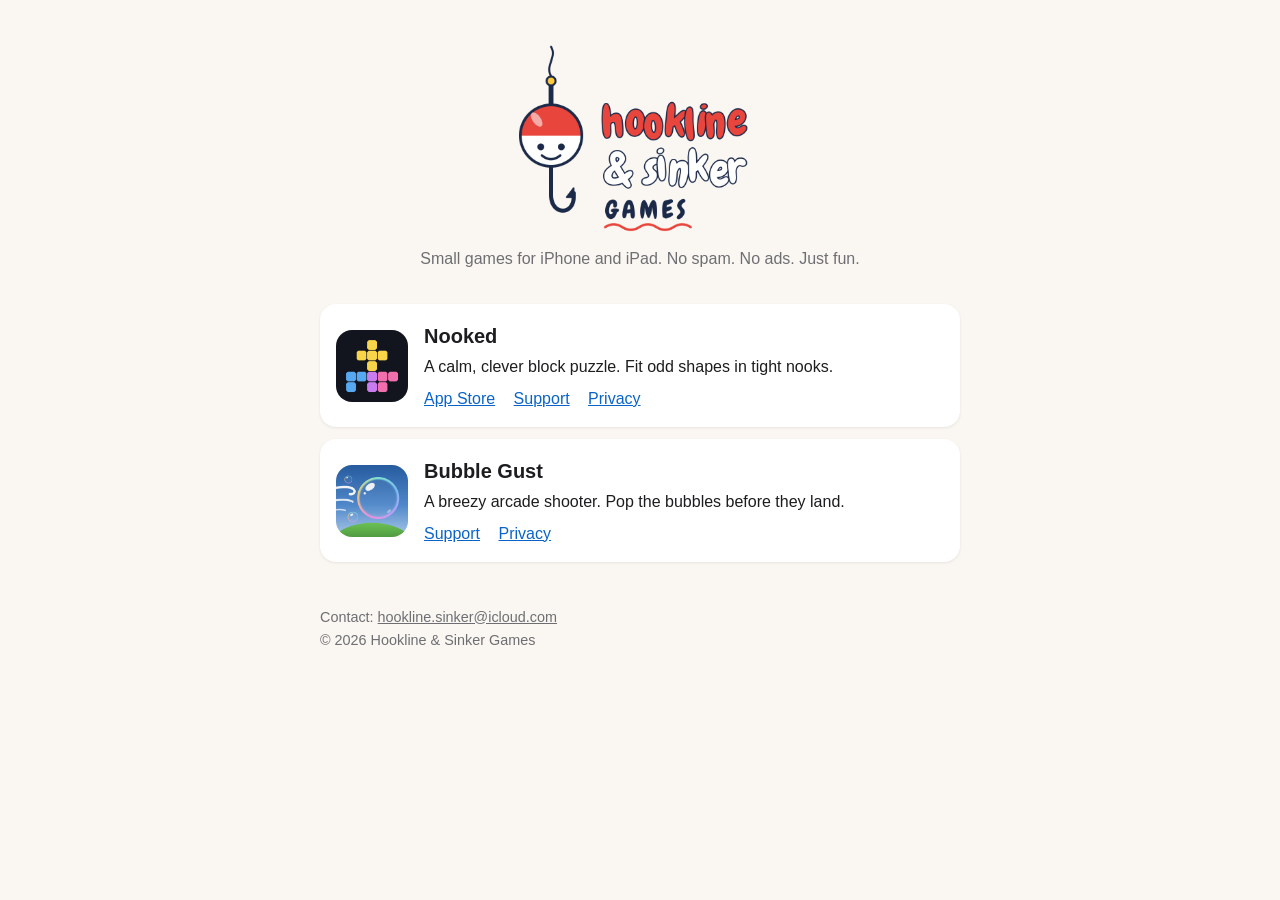
<file: index.html>
<!doctype html>
<html lang="en">
<head>
<meta charset="utf-8">
<meta name="viewport" content="width=device-width,initial-scale=1">
<title>Hookline &amp; Sinker Games</title>
<meta name="description" content="Small, calm games for iPhone and iPad. No spam. No ads. Just fun.">
<link rel="icon" href="assets/bubble-gust-icon.png">
<link rel="stylesheet" href="site.css">
</head>
<body>
<h1 class="sr-only">Hookline &amp; Sinker Games</h1>
<img class="logo" src="assets/studio-logo.png" alt="Hookline &amp; Sinker Games">
<p class="tagline">Small games for iPhone and iPad. No spam. No ads. Just fun.</p>

<ul class="games">
  <li>
    <img src="assets/nooked-icon.png" alt="">
    <div>
      <h2>Nooked</h2>
      <p>A calm, clever block puzzle. Fit odd shapes in tight nooks.</p>
      <div class="links">
        <a href="https://apps.apple.com/app/id6819751570">App Store</a>
        <a href="nooked/">Support</a>
        <a href="nooked/privacy.html">Privacy</a>
      </div>
    </div>
  </li>
  <li>
    <img src="assets/bubble-gust-icon.png" alt="">
    <div>
      <h2>Bubble Gust</h2>
      <p>A breezy arcade shooter. Pop the bubbles before they land.</p>
      <div class="links">
        <a href="bubble-gust/">Support</a>
        <a href="bubble-gust/privacy.html">Privacy</a>
      </div>
    </div>
  </li>
</ul>

<footer>Contact: <a href="mailto:hookline.sinker@icloud.com">hookline.sinker@icloud.com</a><br>&copy; 2026 Hookline &amp; Sinker Games</footer>
</body>
</html>
</file>
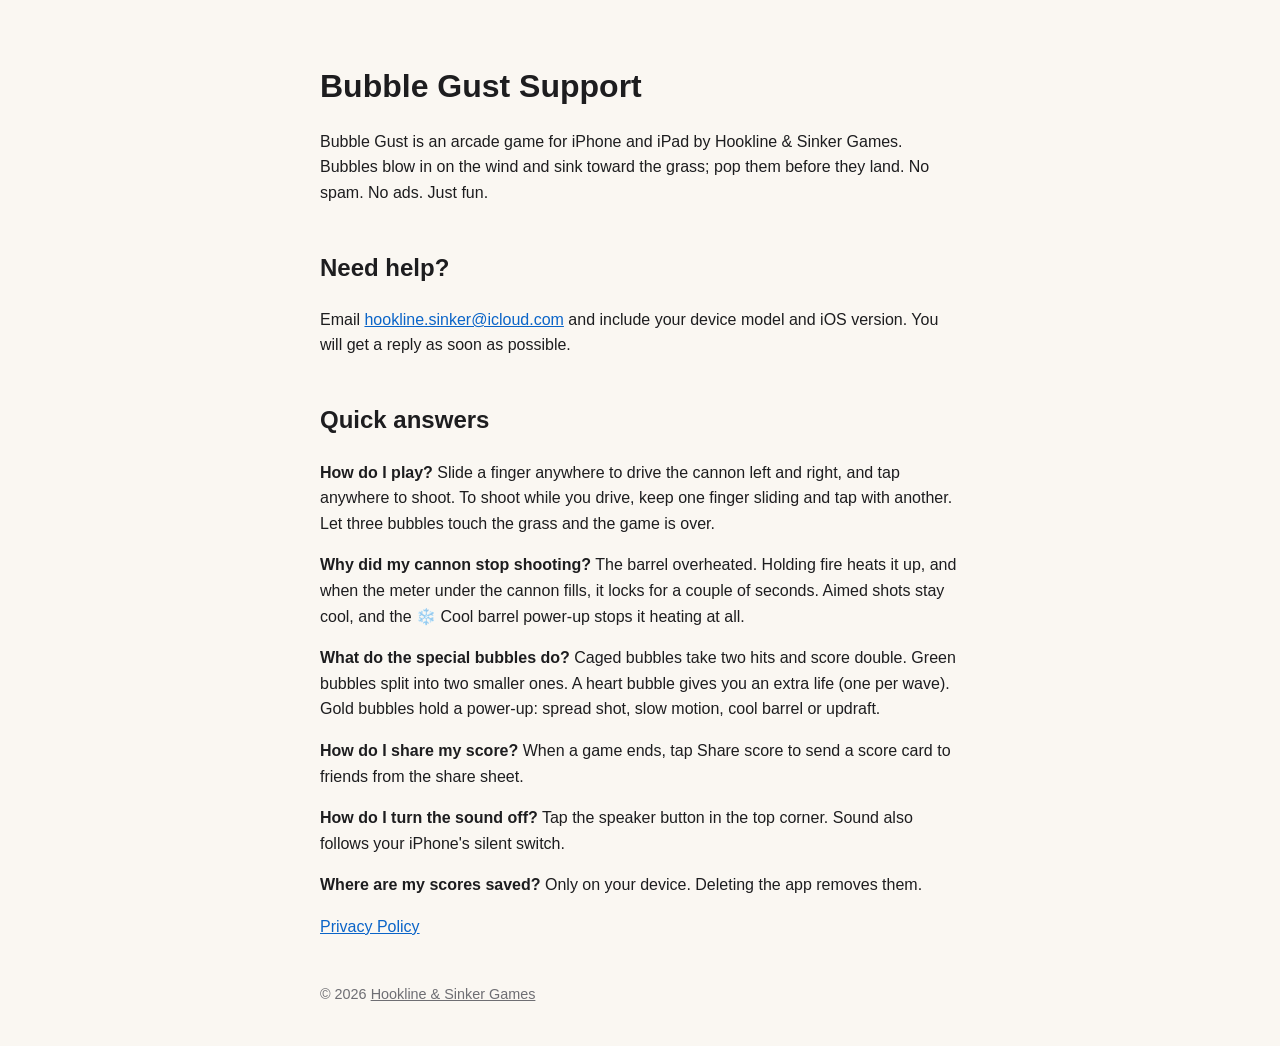
<file: bubble-gust/index.html>
<!doctype html>
<html lang="en">
<head>
<meta charset="utf-8">
<meta name="viewport" content="width=device-width,initial-scale=1">
<title>Bubble Gust Support</title>
<link rel="icon" href="../assets/bubble-gust-icon.png">
<link rel="stylesheet" href="../site.css">
</head>
<body>
<h1>Bubble Gust Support</h1>
<p>Bubble Gust is an arcade game for iPhone and iPad by Hookline &amp; Sinker Games. Bubbles blow in on the wind and sink toward the grass; pop them before they land. No spam. No ads. Just fun.</p>
<h2>Need help?</h2>
<p>Email <a href="mailto:hookline.sinker@icloud.com?subject=Bubble%20Gust%20support">hookline.sinker@icloud.com</a> and include your device model and iOS version. You will get a reply as soon as possible.</p>
<h2>Quick answers</h2>
<p><strong>How do I play?</strong> Slide a finger anywhere to drive the cannon left and right, and tap anywhere to shoot. To shoot while you drive, keep one finger sliding and tap with another. Let three bubbles touch the grass and the game is over.</p>
<p><strong>Why did my cannon stop shooting?</strong> The barrel overheated. Holding fire heats it up, and when the meter under the cannon fills, it locks for a couple of seconds. Aimed shots stay cool, and the ❄️ Cool barrel power-up stops it heating at all.</p>
<p><strong>What do the special bubbles do?</strong> Caged bubbles take two hits and score double. Green bubbles split into two smaller ones. A heart bubble gives you an extra life (one per wave). Gold bubbles hold a power-up: spread shot, slow motion, cool barrel or updraft.</p>
<p><strong>How do I share my score?</strong> When a game ends, tap Share score to send a score card to friends from the share sheet.</p>
<p><strong>How do I turn the sound off?</strong> Tap the speaker button in the top corner. Sound also follows your iPhone's silent switch.</p>
<p><strong>Where are my scores saved?</strong> Only on your device. Deleting the app removes them.</p>
<p><a href="privacy.html">Privacy Policy</a></p>
<footer>&copy; 2026 <a href="../">Hookline &amp; Sinker Games</a></footer>
</body>
</html>
</file>
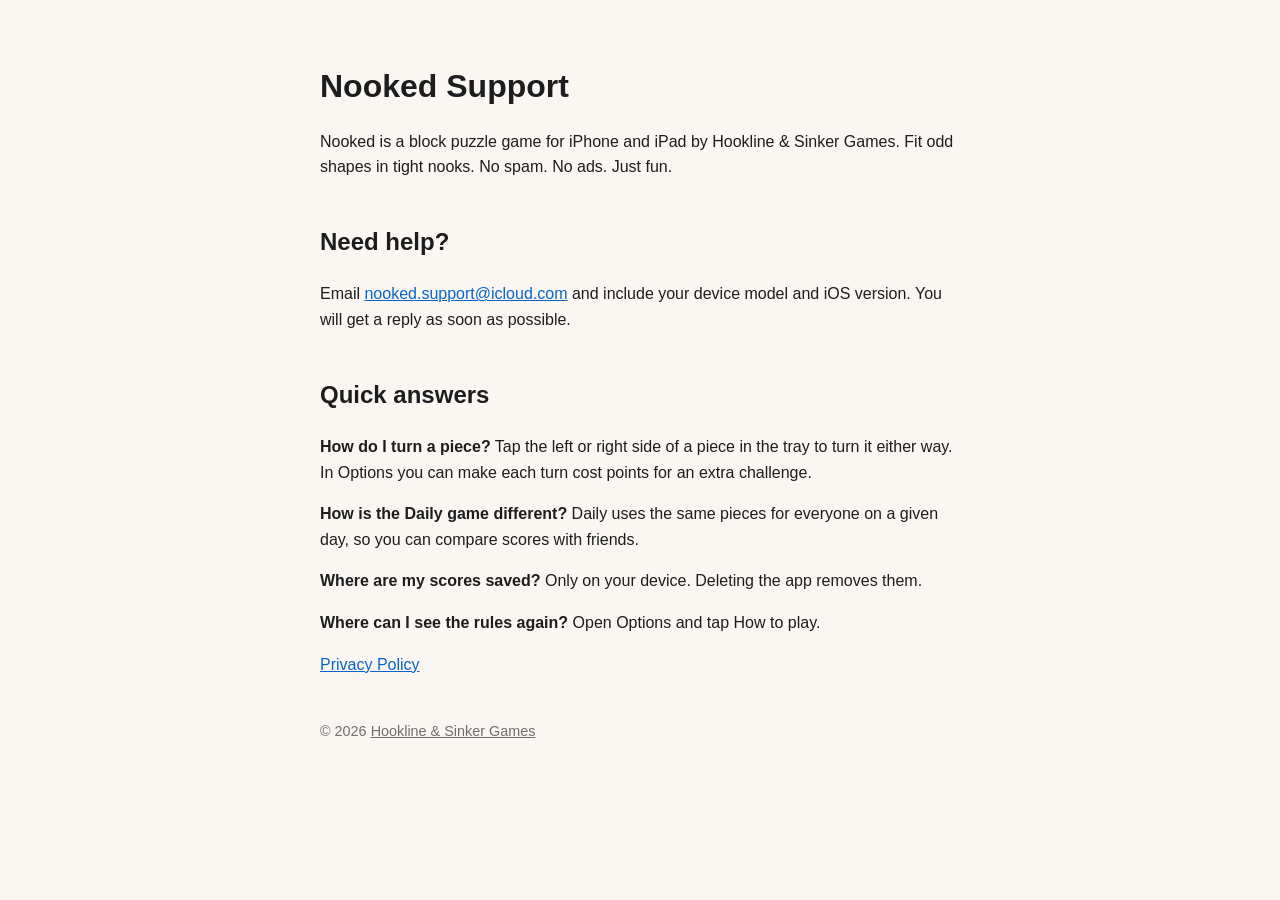
<file: nooked/index.html>
<!doctype html>
<html lang="en">
<head>
<meta charset="utf-8">
<meta name="viewport" content="width=device-width,initial-scale=1">
<title>Nooked Support</title>
<link rel="icon" href="../assets/nooked-icon.png">
<link rel="stylesheet" href="../site.css">
</head>
<body>
<h1>Nooked Support</h1>
<p>Nooked is a block puzzle game for iPhone and iPad by Hookline &amp; Sinker Games. Fit odd shapes in tight nooks. No spam. No ads. Just fun.</p>
<h2>Need help?</h2>
<p>Email <a href="mailto:nooked.support@icloud.com">nooked.support@icloud.com</a> and include your device model and iOS version. You will get a reply as soon as possible.</p>
<h2>Quick answers</h2>
<p><strong>How do I turn a piece?</strong> Tap the left or right side of a piece in the tray to turn it either way. In Options you can make each turn cost points for an extra challenge.</p>
<p><strong>How is the Daily game different?</strong> Daily uses the same pieces for everyone on a given day, so you can compare scores with friends.</p>
<p><strong>Where are my scores saved?</strong> Only on your device. Deleting the app removes them.</p>
<p><strong>Where can I see the rules again?</strong> Open Options and tap How to play.</p>
<p><a href="privacy.html">Privacy Policy</a></p>
<footer>&copy; 2026 <a href="../">Hookline &amp; Sinker Games</a></footer>
</body>
</html>
</file>
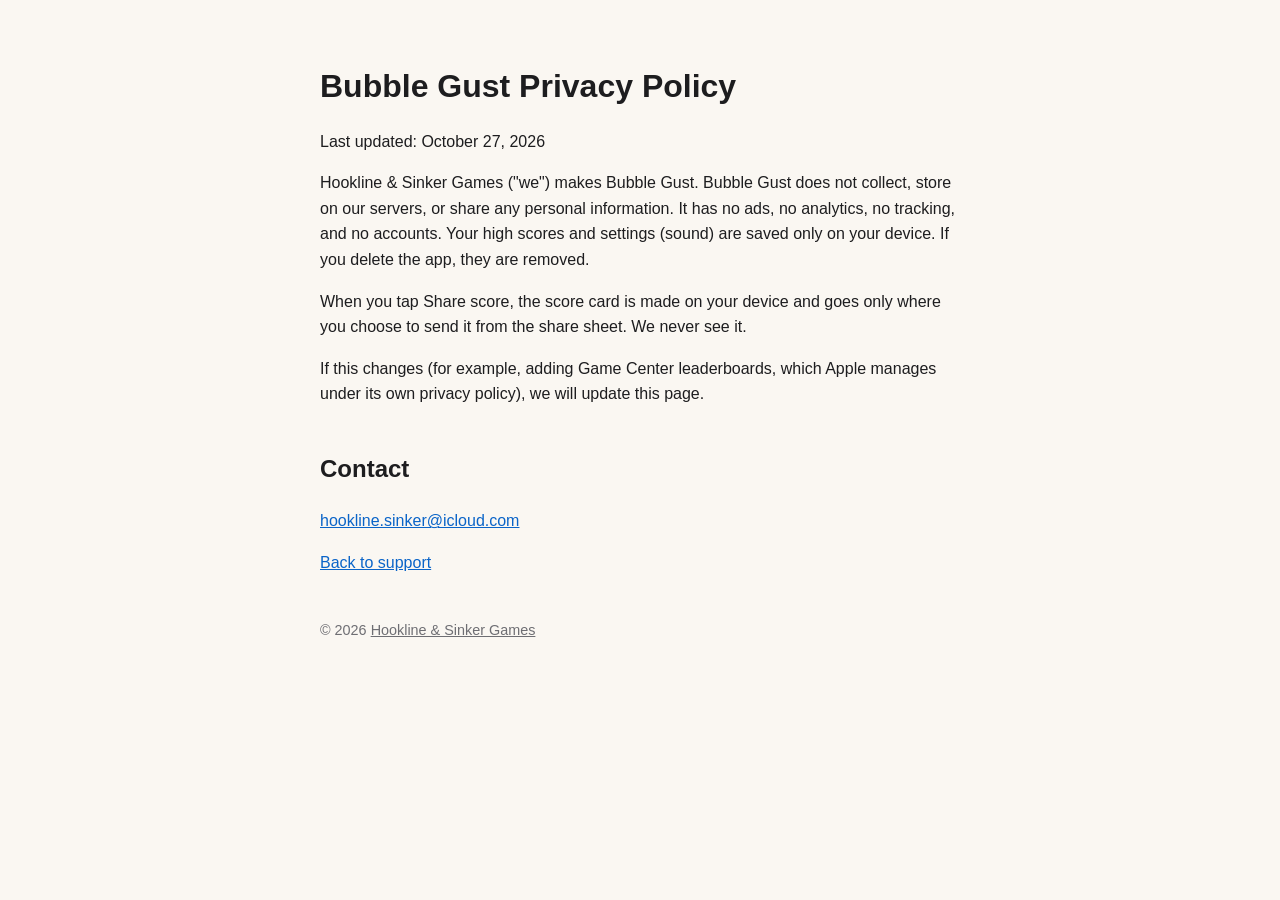
<file: bubble-gust/privacy.html>
<!doctype html>
<html lang="en">
<head>
<meta charset="utf-8">
<meta name="viewport" content="width=device-width,initial-scale=1">
<title>Bubble Gust Privacy Policy</title>
<link rel="icon" href="../assets/bubble-gust-icon.png">
<link rel="stylesheet" href="../site.css">
</head>
<body>
<h1>Bubble Gust Privacy Policy</h1>
<p>Last updated: October 27, 2026</p>
<p>Hookline &amp; Sinker Games ("we") makes Bubble Gust. Bubble Gust does not collect, store on our servers, or share any personal information. It has no ads, no analytics, no tracking, and no accounts. Your high scores and settings (sound) are saved only on your device. If you delete the app, they are removed.</p>
<p>When you tap Share score, the score card is made on your device and goes only where you choose to send it from the share sheet. We never see it.</p>
<p>If this changes (for example, adding Game Center leaderboards, which Apple manages under its own privacy policy), we will update this page.</p>
<h2>Contact</h2>
<p><a href="mailto:hookline.sinker@icloud.com?subject=Bubble%20Gust%20support">hookline.sinker@icloud.com</a></p>
<p><a href="./">Back to support</a></p>
<footer>&copy; 2026 <a href="../">Hookline &amp; Sinker Games</a></footer>
</body>
</html>
</file>
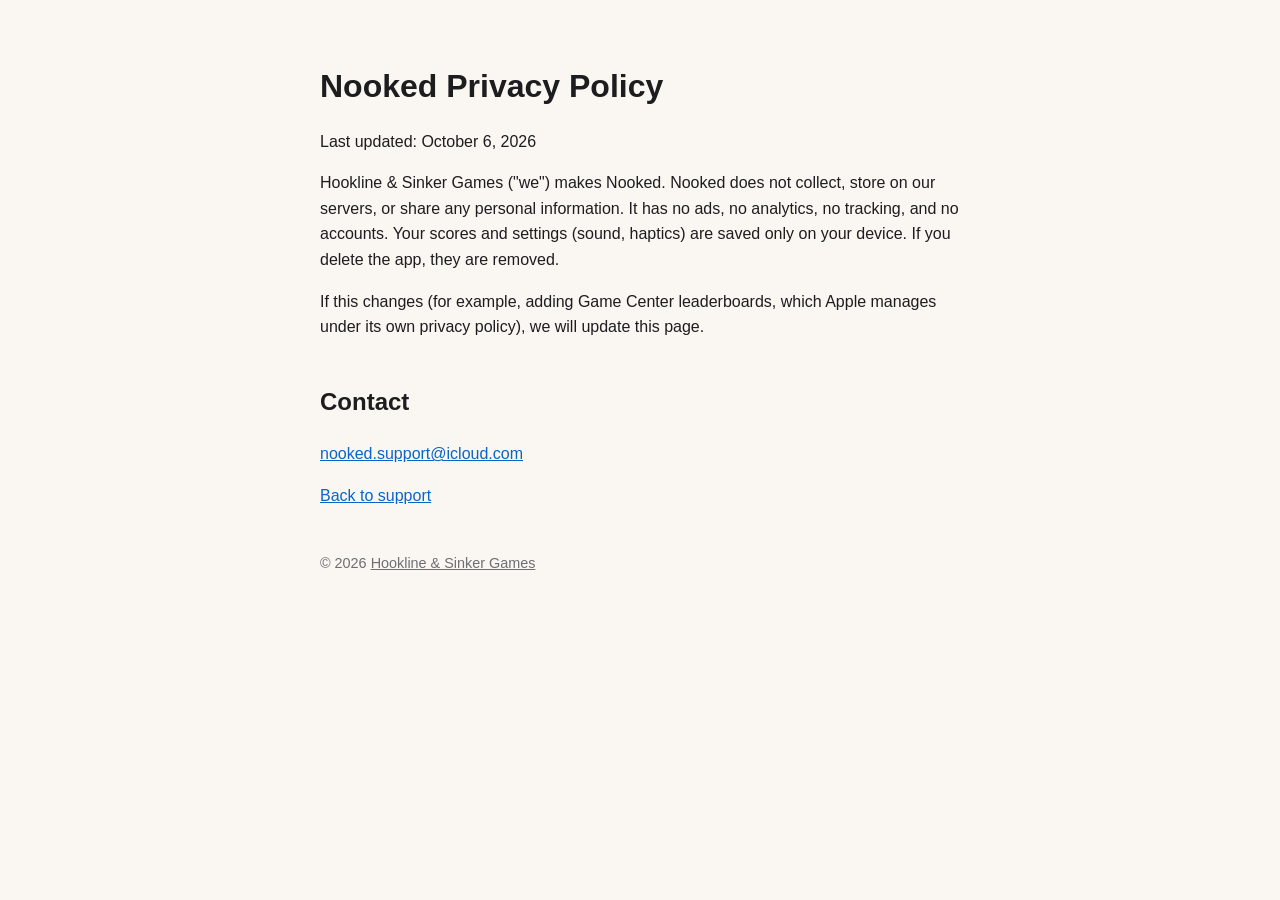
<file: nooked/privacy.html>
<!doctype html>
<html lang="en">
<head>
<meta charset="utf-8">
<meta name="viewport" content="width=device-width,initial-scale=1">
<title>Nooked Privacy Policy</title>
<link rel="icon" href="../assets/nooked-icon.png">
<link rel="stylesheet" href="../site.css">
</head>
<body>
<h1>Nooked Privacy Policy</h1>
<p>Last updated: October 6, 2026</p>
<p>Hookline &amp; Sinker Games ("we") makes Nooked. Nooked does not collect, store on our servers, or share any personal information. It has no ads, no analytics, no tracking, and no accounts. Your scores and settings (sound, haptics) are saved only on your device. If you delete the app, they are removed.</p>
<p>If this changes (for example, adding Game Center leaderboards, which Apple manages under its own privacy policy), we will update this page.</p>
<h2>Contact</h2>
<p><a href="mailto:nooked.support@icloud.com">nooked.support@icloud.com</a></p>
<p><a href="./">Back to support</a></p>
<footer>&copy; 2026 <a href="../">Hookline &amp; Sinker Games</a></footer>
</body>
</html>
</file>
<file: site.css>
/* Shared by every page. Same look as Nooked's original support pages. */
body {
  font-family: -apple-system, BlinkMacSystemFont, "Segoe UI", Helvetica, Arial, sans-serif;
  max-width: 640px; margin: 0 auto; padding: 40px 20px;
  line-height: 1.6; color: #1d1d1f; background: #faf7f2;
}
h1 { font-size: 2rem; margin-bottom: .2em; }
h2 { margin-top: 1.8em; }
a { color: #0a64c8; }
footer { margin-top: 3em; font-size: .9rem; color: #6e6e73; }
footer a { color: inherit; }

/* Studio home */
.logo { display: block; width: 260px; max-width: 70%; margin: 0 auto 8px; }
.tagline { text-align: center; color: #6e6e73; margin-top: 0; }
.games { list-style: none; padding: 0; margin: 2em 0 0; }
.games li {
  display: flex; gap: 16px; align-items: center;
  padding: 16px; margin-bottom: 12px; border-radius: 16px; background: #fff;
  box-shadow: 0 1px 3px rgba(0, 0, 0, .08);
}
.games img { width: 72px; height: 72px; border-radius: 16px; flex: none; }
.games h2 { margin: 0; font-size: 1.25rem; }
.games p { margin: 2px 0 6px; }
.games .links a { margin-right: 14px; white-space: nowrap; }
.sr-only { position: absolute; width: 1px; height: 1px; overflow: hidden; clip: rect(0 0 0 0); }
</file>
